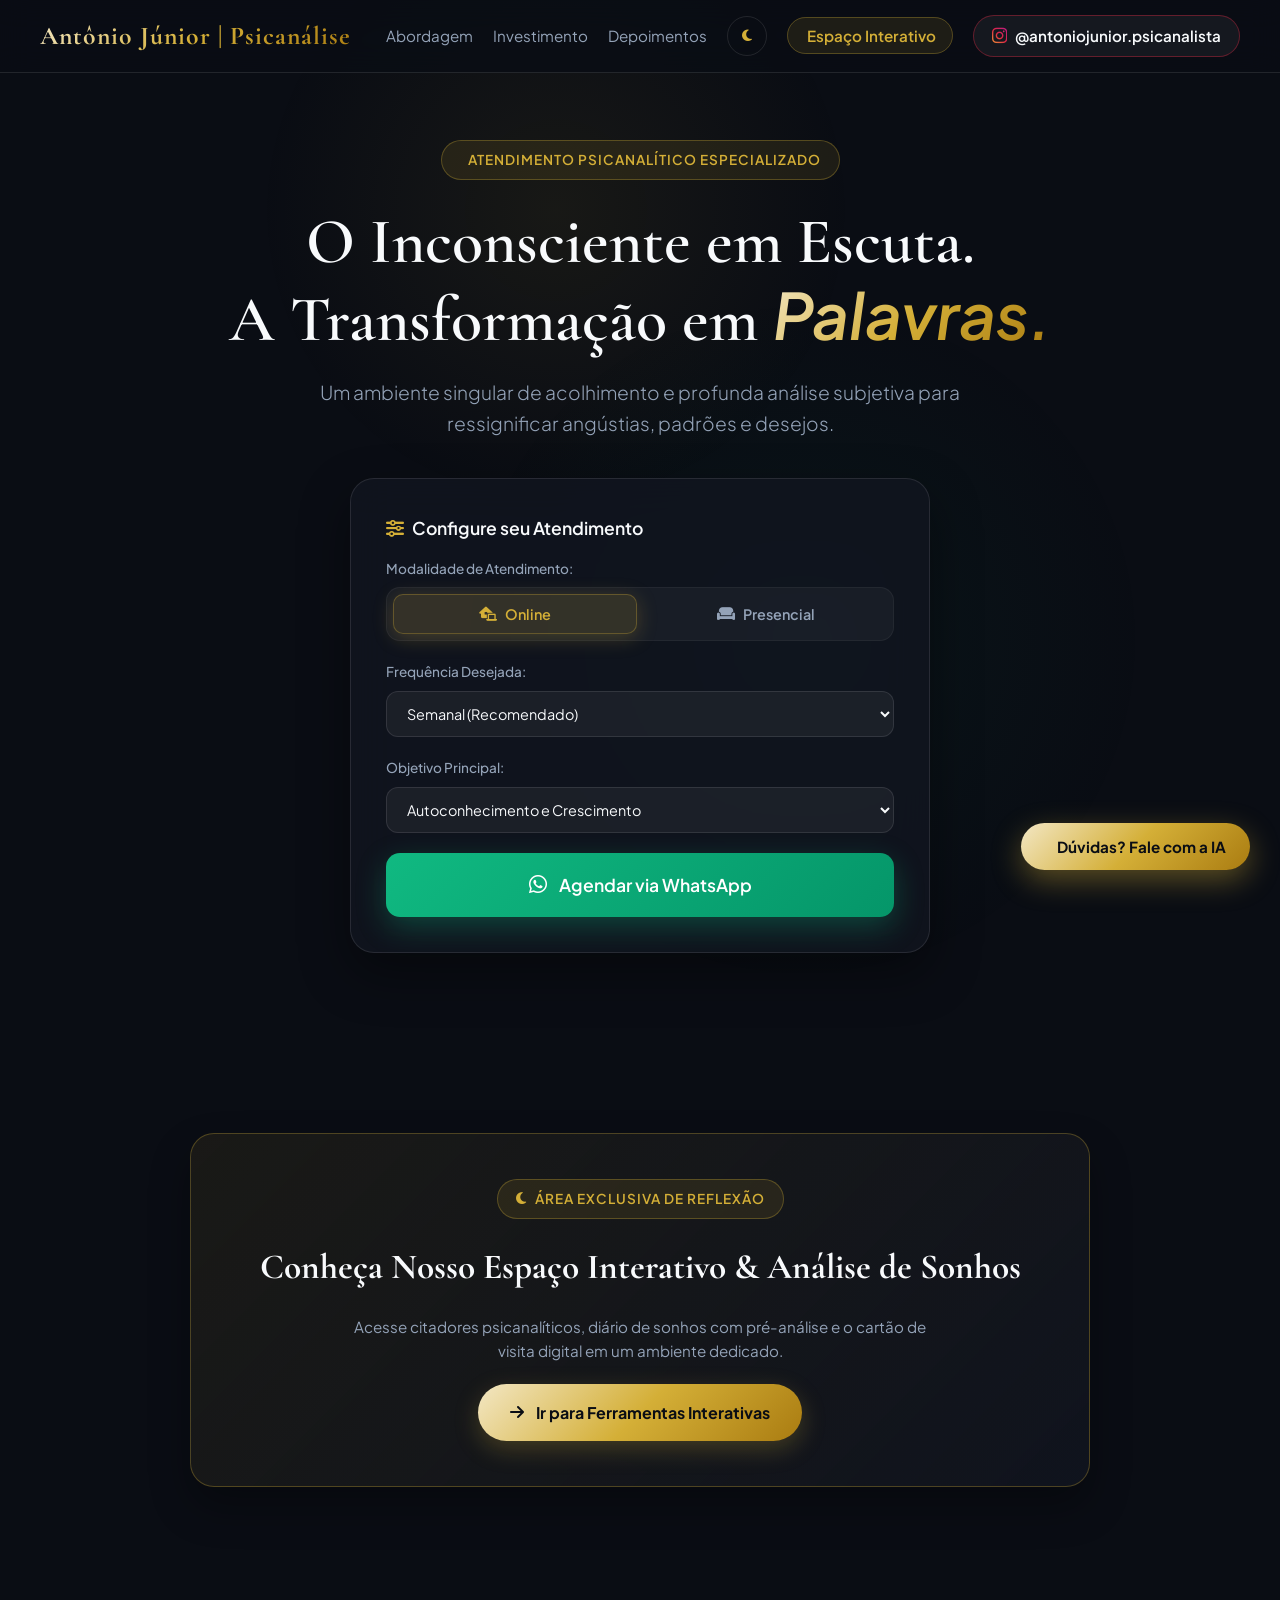
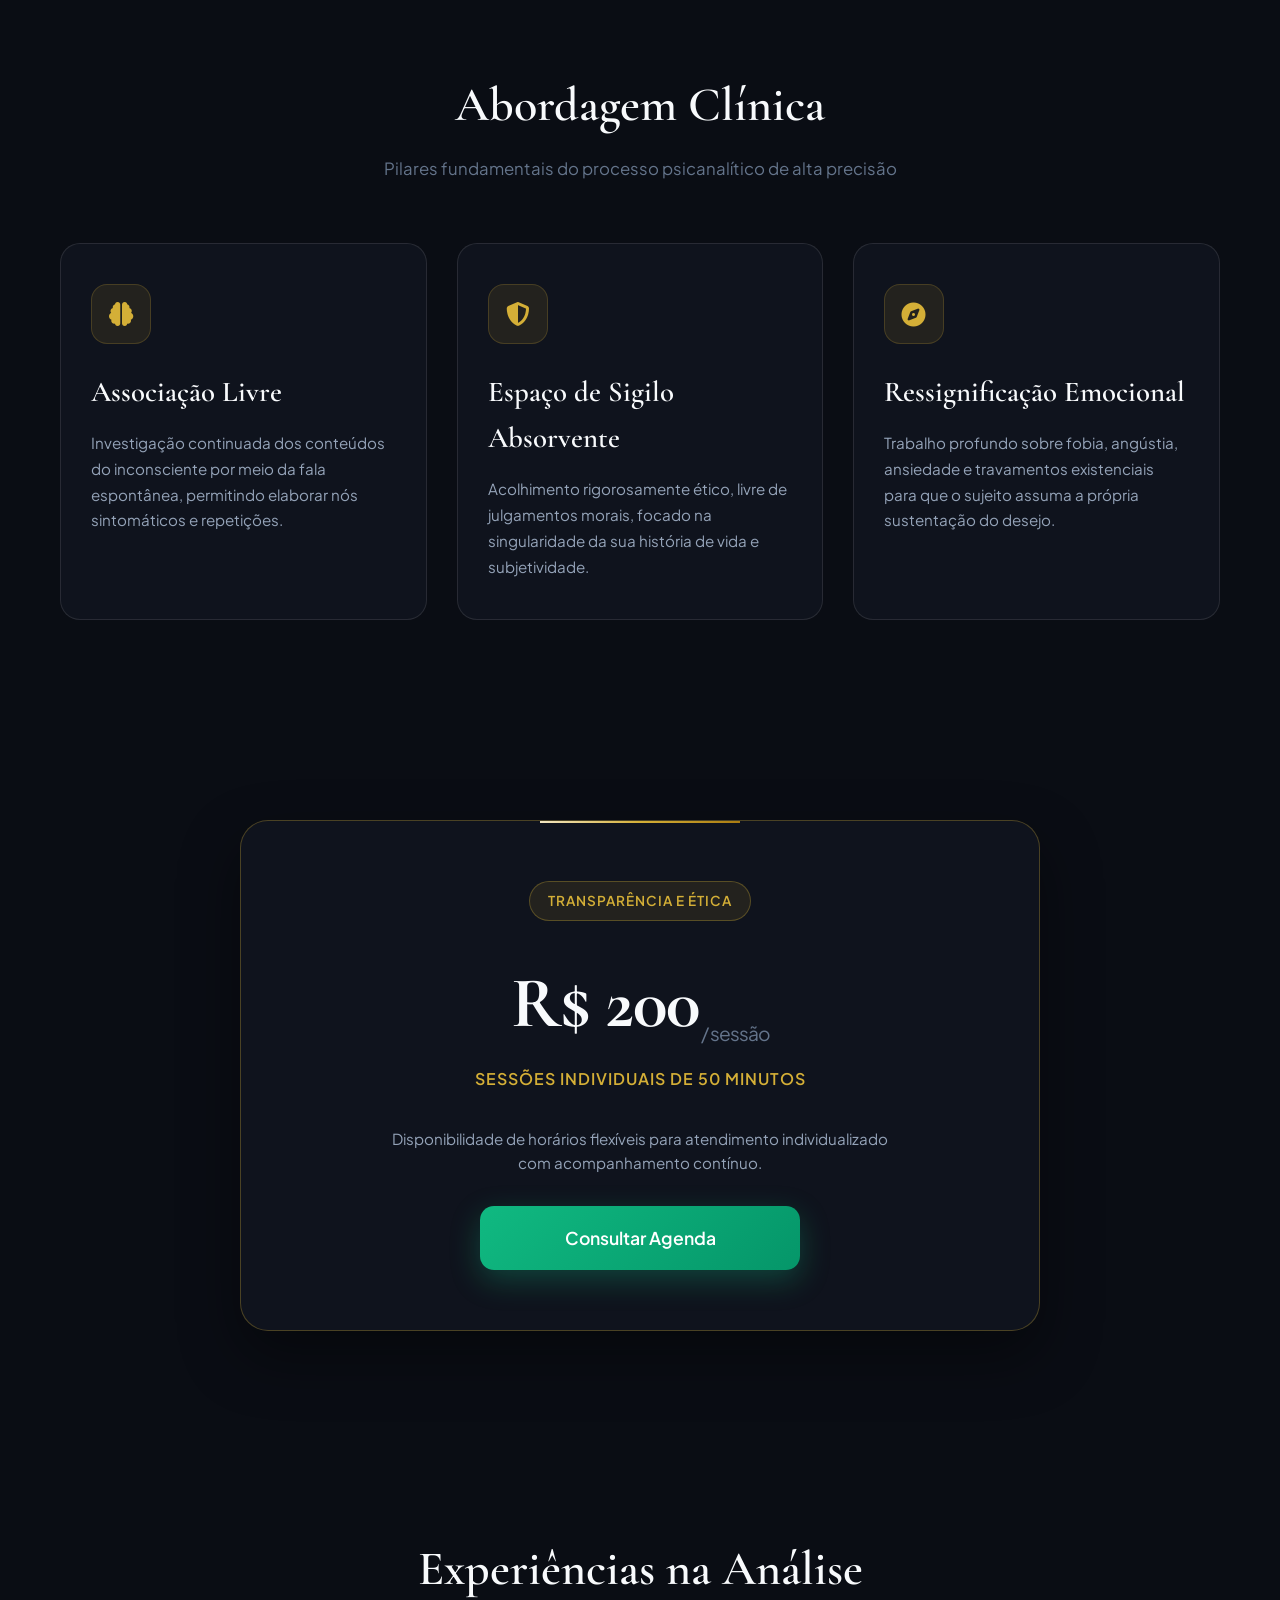
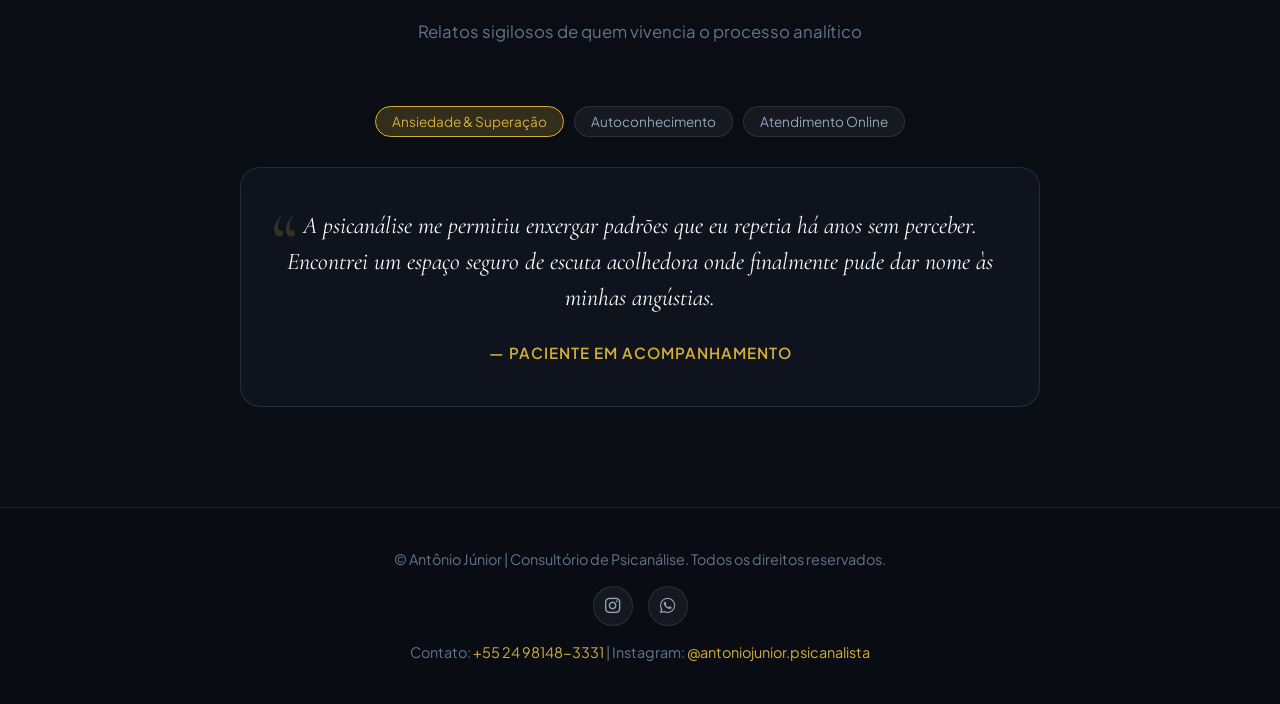
<file: index.html>
<!DOCTYPE html>
<html lang="pt-BR">
<head>
    <meta charset="UTF-8">
    <meta name="viewport" content="width=device-width, initial-scale=1.0">
    <title>Consultório de Psicanálise | Antônio Júnior</title>
    
    <!-- Google Fonts & Font Awesome Icons -->
    <link rel="preconnect" href="https://fonts.googleapis.com">
    <link rel="preconnect" href="https://fonts.gstatic.com" crossorigin>
    <link href="https://fonts.googleapis.com/css2?family=Cormorant+Garamond:ital,wght@0,400;0,600;0,700;1,400&family=Plus+Jakarta+Sans:wght@300;400;500;600;700&display=swap" rel="stylesheet">
    <link rel="stylesheet" href="https://cdnjs.cloudflare.com/ajax/libs/font-awesome/6.5.1/css/all.min.css">

    <style>
        :root {
            --bg-dark: #0A0D14;
            --bg-card: rgba(18, 22, 33, 0.75);
            --bg-card-hover: rgba(26, 32, 48, 0.85);
            --accent-gold: #D4AF37;
            --accent-gold-glow: rgba(212, 175, 55, 0.25);
            --accent-emerald: #10B981;
            --text-primary: #F8FAFC;
            --text-secondary: #94A3B8;
            --text-muted: #64748B;
            --border-glow: rgba(255, 255, 255, 0.08);
            --gradient-gold: linear-gradient(135deg, #F3E7C4 0%, #D4AF37 50%, #AA7C11 100%);
            --gradient-emerald: linear-gradient(135deg, #10B981 0%, #059669 100%);
            --gradient-instagram: linear-gradient(45deg, #f09433 0%, #e6683c 25%, #dc2743 50%, #cc2366 75%, #bc1888 100%);
            --glass-border: 1px solid rgba(255, 255, 255, 0.1);
        }

        /* Tema Claro Opcional */
        body.light-theme {
            --bg-dark: #F8FAFC;
            --bg-card: rgba(255, 255, 255, 0.85);
            --bg-card-hover: rgba(241, 245, 249, 0.95);
            --text-primary: #0F172A;
            --text-secondary: #475569;
            --text-muted: #64748B;
            --border-glow: rgba(0, 0, 0, 0.08);
            --glass-border: 1px solid rgba(0, 0, 0, 0.1);
        }

        * {
            margin: 0;
            padding: 0;
            box-sizing: border-box;
            font-family: 'Plus Jakarta Sans', sans-serif;
            scroll-behavior: smooth;
        }

        body {
            background-color: var(--bg-dark);
            color: var(--text-primary);
            line-height: 1.6;
            overflow-x: hidden;
            position: relative;
            transition: background-color 0.4s ease, color 0.4s ease;
        }

        /* Ambient Glow Background Effects */
        body::before {
            content: '';
            position: fixed;
            top: -10%;
            left: 20%;
            width: 600px;
            height: 600px;
            background: radial-gradient(circle, rgba(212, 175, 55, 0.07) 0%, rgba(0, 0, 0, 0) 70%);
            pointer-events: none;
            z-index: 0;
        }

        body::after {
            content: '';
            position: fixed;
            bottom: -10%;
            right: 10%;
            width: 700px;
            height: 700px;
            background: radial-gradient(circle, rgba(16, 185, 129, 0.05) 0%, rgba(0, 0, 0, 0) 70%);
            pointer-events: none;
            z-index: 0;
        }

        /* Top Navigation */
        nav {
            position: fixed;
            top: 0;
            width: 100%;
            padding: 15px 40px;
            display: flex;
            justify-content: space-between;
            align-items: center;
            background: rgba(10, 13, 20, 0.85);
            backdrop-filter: blur(15px);
            z-index: 100;
            border-bottom: var(--glass-border);
        }

        body.light-theme nav {
            background: rgba(248, 250, 252, 0.85);
        }

        .brand-container {
            display: flex;
            align-items: center;
            gap: 12px;
            text-decoration: none;
        }

        .brand-logo-text {
            font-family: 'Cormorant Garamond', serif;
            font-size: 1.6rem;
            font-weight: 700;
            letter-spacing: 1px;
            background: var(--gradient-gold);
            -webkit-background-clip: text;
            -webkit-text-fill-color: transparent;
        }

        .nav-links {
            display: flex;
            align-items: center;
            gap: 20px;
            list-style: none;
        }

        .nav-links a {
            color: var(--text-secondary);
            text-decoration: none;
            font-size: 0.95rem;
            transition: color 0.3s;
        }

        .nav-links a:hover {
            color: var(--accent-gold);
        }

        .theme-toggle-btn {
            background: transparent;
            border: var(--glass-border);
            color: var(--accent-gold);
            width: 40px;
            height: 40px;
            border-radius: 50%;
            cursor: pointer;
            display: flex;
            align-items: center;
            justify-content: center;
            transition: all 0.3s ease;
        }

        .theme-toggle-btn:hover {
            background: rgba(212, 175, 55, 0.1);
            transform: rotate(15deg);
        }

        .nav-page-btn {
            background: rgba(212, 175, 55, 0.1);
            border: 1px solid rgba(212, 175, 55, 0.3) !important;
            color: var(--accent-gold) !important;
            padding: 8px 16px;
            border-radius: 50px;
            font-weight: 600;
            transition: all 0.3s ease !important;
        }

        .nav-page-btn:hover {
            background: var(--accent-gold);
            color: #0A0D14 !important;
            box-shadow: 0 4px 15px var(--accent-gold-glow);
        }

        .nav-instagram-btn {
            display: flex;
            align-items: center;
            gap: 8px;
            padding: 8px 18px;
            border-radius: 50px;
            background: rgba(255, 255, 255, 0.05);
            border: 1px solid rgba(220, 39, 67, 0.4);
            color: var(--text-primary) !important;
            font-weight: 600;
            transition: all 0.3s ease !important;
        }

        .nav-instagram-btn i {
            background: var(--gradient-instagram);
            -webkit-background-clip: text;
            -webkit-text-fill-color: transparent;
            font-size: 1.1rem;
        }

        .nav-instagram-btn:hover {
            background: var(--gradient-instagram);
            border-color: transparent;
            color: #FFFFFF !important;
            box-shadow: 0 4px 15px rgba(220, 39, 67, 0.4);
        }

        .nav-instagram-btn:hover i {
            -webkit-text-fill-color: #FFFFFF;
        }

        /* Hero / Tela Inicial Premium */
        .hero-section {
            min-height: 100vh;
            padding: 140px 20px 80px;
            display: flex;
            flex-direction: column;
            justify-content: center;
            align-items: center;
            text-align: center;
            position: relative;
            z-index: 1;
        }

        .badge {
            display: inline-flex;
            align-items: center;
            gap: 8px;
            padding: 8px 18px;
            border-radius: 50px;
            background: rgba(212, 175, 55, 0.1);
            border: 1px solid rgba(212, 175, 55, 0.3);
            color: var(--accent-gold);
            font-size: 0.85rem;
            font-weight: 600;
            letter-spacing: 1px;
            text-transform: uppercase;
            margin-bottom: 25px;
        }

        .hero-title {
            font-family: 'Cormorant Garamond', serif;
            font-size: 4rem;
            font-weight: 600;
            line-height: 1.15;
            max-width: 900px;
            margin-bottom: 20px;
            color: var(--text-primary);
        }

        .hero-title span {
            background: var(--gradient-gold);
            -webkit-background-clip: text;
            -webkit-text-fill-color: transparent;
            font-style: italic;
        }

        .hero-subtitle {
            font-size: 1.2rem;
            color: var(--text-secondary);
            max-width: 650px;
            margin-bottom: 40px;
            font-weight: 300;
        }

        /* Preference Panel Box (Ampliado e Interativo) */
        .preference-box {
            background: var(--bg-card);
            border: var(--glass-border);
            backdrop-filter: blur(20px);
            padding: 35px;
            border-radius: 24px;
            max-width: 580px;
            width: 100%;
            box-shadow: 0 20px 50px rgba(0, 0, 0, 0.4);
            position: relative;
            text-align: left;
        }

        .preference-box h3 {
            font-size: 1.1rem;
            font-weight: 600;
            color: var(--text-primary);
            margin-bottom: 15px;
            display: flex;
            align-items: center;
            gap: 8px;
        }

        .pref-group {
            margin-bottom: 20px;
        }

        .pref-group label {
            display: block;
            font-size: 0.85rem;
            color: var(--text-secondary);
            margin-bottom: 8px;
            font-weight: 500;
        }

        .pref-toggle-container {
            display: flex;
            background: rgba(255, 255, 255, 0.04);
            padding: 6px;
            border-radius: 14px;
            border: 1px solid rgba(255, 255, 255, 0.05);
            gap: 8px;
        }

        .pref-toggle-btn {
            flex: 1;
            padding: 10px 14px;
            border: none;
            background: transparent;
            color: var(--text-secondary);
            border-radius: 10px;
            font-weight: 600;
            font-size: 0.9rem;
            cursor: pointer;
            transition: all 0.3s ease;
            display: flex;
            align-items: center;
            justify-content: center;
            gap: 8px;
        }

        .pref-toggle-btn.active {
            background: rgba(212, 175, 55, 0.15);
            color: var(--accent-gold);
            border: 1px solid rgba(212, 175, 55, 0.3);
            box-shadow: 0 4px 20px var(--accent-gold-glow);
        }

        .pref-select {
            width: 100%;
            background: rgba(255, 255, 255, 0.05);
            border: 1px solid rgba(255, 255, 255, 0.1);
            color: var(--text-primary);
            padding: 12px 16px;
            border-radius: 12px;
            outline: none;
            font-size: 0.9rem;
            cursor: pointer;
            transition: border-color 0.3s;
        }

        .pref-select option {
            background: #0A0D14;
            color: #FFF;
        }

        .pref-select:focus {
            border-color: var(--accent-gold);
        }

        .btn-whatsapp-primary {
            display: flex;
            align-items: center;
            justify-content: center;
            gap: 12px;
            width: 100%;
            padding: 18px;
            border-radius: 14px;
            background: var(--gradient-emerald);
            color: #FFFFFF;
            font-size: 1.1rem;
            font-weight: 600;
            text-decoration: none;
            box-shadow: 0 10px 30px rgba(16, 185, 129, 0.3);
            transition: all 0.3s ease;
            border: none;
            cursor: pointer;
            margin-top: 10px;
        }

        .btn-whatsapp-primary:hover {
            transform: translateY(-2px);
            box-shadow: 0 15px 35px rgba(16, 185, 129, 0.45);
        }

        /* Section Layouts */
        .section-container {
            max-width: 1200px;
            margin: 0 auto;
            padding: 100px 20px;
            position: relative;
            z-index: 1;
        }

        .section-header {
            text-align: center;
            margin-bottom: 60px;
        }

        .section-header h2 {
            font-family: 'Cormorant Garamond', serif;
            font-size: 3rem;
            font-weight: 600;
            color: var(--text-primary);
            margin-bottom: 12px;
        }

        .section-header p {
            color: var(--text-muted);
            font-size: 1.05rem;
        }

        /* Callout Card para a Segunda Página */
        .tools-callout-card {
            background: linear-gradient(135deg, rgba(212, 175, 55, 0.08) 0%, var(--bg-card) 100%);
            border: 1px solid rgba(212, 175, 55, 0.3);
            border-radius: 24px;
            padding: 45px 35px;
            text-align: center;
            max-width: 900px;
            margin: 0 auto 60px;
            box-shadow: 0 20px 40px rgba(0, 0, 0, 0.3);
            display: flex;
            flex-direction: column;
            align-items: center;
            gap: 20px;
        }

        .btn-page-secondary {
            display: inline-flex;
            align-items: center;
            gap: 12px;
            padding: 16px 32px;
            border-radius: 50px;
            background: var(--gradient-gold);
            color: #0A0D14;
            font-weight: 700;
            font-size: 1rem;
            text-decoration: none;
            box-shadow: 0 8px 25px var(--accent-gold-glow);
            transition: all 0.3s ease;
        }

        .btn-page-secondary:hover {
            transform: translateY(-3px);
            box-shadow: 0 12px 35px rgba(212, 175, 55, 0.5);
        }

        /* Pillars / Cards Grid */
        .grid-3 {
            display: grid;
            grid-template-columns: repeat(auto-fit, minmax(320px, 1fr));
            gap: 30px;
        }

        .feature-card {
            background: var(--bg-card);
            border: var(--glass-border);
            padding: 40px 30px;
            border-radius: 20px;
            transition: all 0.4s cubic-bezier(0.16, 1, 0.3, 1);
            position: relative;
            overflow: hidden;
        }

        .feature-card:hover {
            background: var(--bg-card-hover);
            transform: translateY(-6px);
            border-color: rgba(212, 175, 55, 0.3);
        }

        .icon-box {
            width: 60px;
            height: 60px;
            border-radius: 16px;
            background: rgba(212, 175, 55, 0.1);
            border: 1px solid rgba(212, 175, 55, 0.2);
            display: flex;
            align-items: center;
            justify-content: center;
            font-size: 1.5rem;
            color: var(--accent-gold);
            margin-bottom: 25px;
        }

        .feature-card h3 {
            font-family: 'Cormorant Garamond', serif;
            font-size: 1.8rem;
            font-weight: 600;
            margin-bottom: 15px;
            color: var(--text-primary);
        }

        .feature-card p {
            color: var(--text-secondary);
            font-size: 0.95rem;
            line-height: 1.7;
        }

        /* Premium Investment / Fee Box */
        .price-card {
            background: var(--bg-card);
            border: 1px solid rgba(212, 175, 55, 0.3);
            border-radius: 28px;
            padding: 60px 40px;
            text-align: center;
            position: relative;
            box-shadow: 0 25px 60px rgba(0, 0, 0, 0.4);
            max-width: 800px;
            margin: 0 auto;
        }

        .price-card::before {
            content: '';
            position: absolute;
            top: 0;
            left: 50%;
            transform: translateX(-50%);
            width: 200px;
            height: 2px;
            background: var(--gradient-gold);
        }

        .price-val {
            font-family: 'Cormorant Garamond', serif;
            font-size: 4.5rem;
            font-weight: 700;
            color: var(--text-primary);
            margin: 15px 0 5px;
            letter-spacing: -1px;
        }

        .price-val sub {
            font-size: 1.2rem;
            color: var(--text-muted);
            font-family: 'Plus Jakarta Sans', sans-serif;
            font-weight: 400;
        }

        .price-details {
            color: var(--accent-gold);
            font-size: 1rem;
            letter-spacing: 1px;
            text-transform: uppercase;
            font-weight: 600;
            margin-bottom: 35px;
        }

        /* Testimonials com Filtro */
        .testimonial-filter {
            display: flex;
            justify-content: center;
            gap: 10px;
            margin-bottom: 30px;
            flex-wrap: wrap;
        }

        .filter-btn {
            background: rgba(255, 255, 255, 0.05);
            border: var(--glass-border);
            color: var(--text-secondary);
            padding: 6px 16px;
            border-radius: 20px;
            font-size: 0.85rem;
            cursor: pointer;
            transition: all 0.3s ease;
        }

        .filter-btn.active, .filter-btn:hover {
            background: rgba(212, 175, 55, 0.2);
            color: var(--accent-gold);
            border-color: var(--accent-gold);
        }

        .testimonial-card {
            background: var(--bg-card);
            border: var(--glass-border);
            border-radius: 20px;
            padding: 40px;
            text-align: center;
            max-width: 800px;
            margin: 0 auto;
            position: relative;
            min-height: 220px;
            display: flex;
            flex-direction: column;
            justify-content: center;
        }

        .quote-mark {
            font-family: 'Cormorant Garamond', serif;
            font-size: 5rem;
            color: rgba(212, 175, 55, 0.2);
            position: absolute;
            top: 10px;
            left: 30px;
        }

        .testimonial-text {
            font-family: 'Cormorant Garamond', serif;
            font-size: 1.5rem;
            font-style: italic;
            color: var(--text-primary);
            margin-bottom: 25px;
            line-height: 1.5;
        }

        .client-name {
            color: var(--accent-gold);
            font-weight: 600;
            font-size: 0.95rem;
            letter-spacing: 1px;
        }

        /* --- INTERACTIVE AI CHATBOT --- */
        .ai-fab {
            position: fixed;
            bottom: 30px;
            right: 30px;
            background: var(--gradient-gold);
            color: #0A0D14;
            padding: 14px 24px;
            border-radius: 50px;
            display: flex;
            align-items: center;
            gap: 12px;
            font-weight: 700;
            font-size: 0.95rem;
            box-shadow: 0 10px 30px rgba(212, 175, 55, 0.4);
            cursor: pointer;
            z-index: 99;
            transition: all 0.3s ease;
            border: none;
        }

        .ai-fab:hover {
            transform: scale(1.05);
            box-shadow: 0 15px 40px rgba(212, 175, 55, 0.6);
        }

        .chat-modal {
            position: fixed;
            bottom: 100px;
            right: 30px;
            width: 380px;
            height: 520px;
            background: #0E121B;
            border: 1px solid rgba(212, 175, 55, 0.3);
            border-radius: 24px;
            box-shadow: 0 25px 60px rgba(0,0,0,0.8);
            display: flex;
            flex-direction: column;
            overflow: hidden;
            z-index: 100;
            opacity: 0;
            transform: translateY(20px) scale(0.95);
            pointer-events: none;
            transition: all 0.3s cubic-bezier(0.16, 1, 0.3, 1);
        }

        .chat-modal.active {
            opacity: 1;
            transform: translateY(0) scale(1);
            pointer-events: all;
        }

        .chat-header {
            background: rgba(18, 22, 33, 0.95);
            padding: 18px 20px;
            border-bottom: var(--glass-border);
            display: flex;
            justify-content: space-between;
            align-items: center;
        }

        .chat-bot-info {
            display: flex;
            align-items: center;
            gap: 12px;
        }

        .avatar {
            width: 38px;
            height: 38px;
            border-radius: 50%;
            background: var(--gradient-gold);
            display: flex;
            align-items: center;
            justify-content: center;
            color: #000;
            font-size: 1.1rem;
        }

        .chat-title h4 {
            font-size: 0.95rem;
            color: #FFF;
        }

        .status {
            font-size: 0.75rem;
            color: var(--accent-emerald);
            display: flex;
            align-items: center;
            gap: 4px;
        }

        .status-dot {
            width: 6px;
            height: 6px;
            background: var(--accent-emerald);
            border-radius: 50%;
        }

        .close-chat {
            background: transparent;
            border: none;
            color: var(--text-muted);
            font-size: 1.2rem;
            cursor: pointer;
            transition: color 0.2s;
        }

        .close-chat:hover {
            color: #FFF;
        }

        .chat-body {
            flex: 1;
            padding: 20px;
            overflow-y: auto;
            display: flex;
            flex-direction: column;
            gap: 14px;
            background: rgba(10, 13, 20, 0.6);
        }

        .msg {
            max-width: 85%;
            padding: 12px 16px;
            border-radius: 16px;
            font-size: 0.88rem;
            line-height: 1.5;
        }

        .msg.bot {
            background: rgba(255, 255, 255, 0.06);
            color: #F8FAFC;
            border-bottom-left-radius: 4px;
            align-self: flex-start;
            border: 1px solid rgba(255, 255, 255, 0.05);
        }

        .msg.user {
            background: var(--gradient-gold);
            color: #0A0D14;
            font-weight: 500;
            border-bottom-right-radius: 4px;
            align-self: flex-end;
        }

        .quick-prompts {
            display: flex;
            flex-wrap: wrap;
            gap: 6px;
            margin-top: 10px;
        }

        .prompt-pill {
            background: rgba(212, 175, 55, 0.1);
            border: 1px solid rgba(212, 175, 55, 0.25);
            color: var(--accent-gold);
            font-size: 0.75rem;
            padding: 6px 12px;
            border-radius: 20px;
            cursor: pointer;
            transition: all 0.2s;
        }

        .prompt-pill:hover {
            background: rgba(212, 175, 55, 0.2);
            border-color: var(--accent-gold);
        }

        .chat-footer {
            padding: 14px;
            background: rgba(18, 22, 33, 0.95);
            border-top: var(--glass-border);
            display: flex;
            gap: 10px;
        }

        .chat-input {
            flex: 1;
            background: rgba(255, 255, 255, 0.05);
            border: 1px solid rgba(255, 255, 255, 0.1);
            border-radius: 12px;
            padding: 10px 14px;
            color: #FFF;
            font-size: 0.88rem;
            outline: none;
        }

        .chat-input:focus {
            border-color: var(--accent-gold);
        }

        .send-btn {
            background: var(--gradient-gold);
            border: none;
            width: 38px;
            height: 38px;
            border-radius: 10px;
            color: #000;
            cursor: pointer;
            display: flex;
            align-items: center;
            justify-content: center;
            font-size: 0.9rem;
            transition: transform 0.2s;
        }

        .send-btn:hover {
            transform: scale(1.05);
        }

        /* Footer Social Links */
        footer {
            border-top: var(--glass-border);
            padding: 40px 20px;
            text-align: center;
            color: var(--text-muted);
            font-size: 0.9rem;
            background: rgba(10, 13, 20, 0.9);
            position: relative;
            z-index: 1;
        }

        body.light-theme footer {
            background: rgba(241, 245, 249, 0.9);
        }

        .footer-socials {
            display: flex;
            justify-content: center;
            gap: 15px;
            margin: 15px 0;
        }

        .footer-socials a {
            width: 40px;
            height: 40px;
            border-radius: 50%;
            background: rgba(255, 255, 255, 0.05);
            border: var(--glass-border);
            display: flex;
            align-items: center;
            justify-content: center;
            color: var(--text-secondary);
            font-size: 1.1rem;
            transition: all 0.3s ease;
            text-decoration: none;
        }

        .footer-socials a:hover {
            color: #FFFFFF;
            background: var(--gradient-instagram);
            transform: translateY(-3px);
        }

        .footer-socials a.wa-hover:hover {
            background: var(--gradient-emerald);
        }

        /* Responsive Mobile Adjustments */
        @media (max-width: 768px) {
            .hero-title {
                font-size: 2.8rem;
            }
            nav {
                padding: 15px 20px;
            }
            .nav-links {
                display: none;
            }
            .chat-modal {
                width: calc(100vw - 40px);
                right: 20px;
                bottom: 90px;
            }
        }
    </style>
</head>
<body>

    <!-- TOP NAVIGATION COM LOGO, LINK INSTAGRAM, TEMA E BOTÃO DA SEGUNDA PÁGINA -->
    <nav>
        <a href="#" class="brand-container">
            <span class="brand-logo-text">Antônio Júnior | Psicanálise</span>
        </a>
        <ul class="nav-links">
            <li><a href="#abordagem">Abordagem</a></li>
            <li><a href="#investimento">Investimento</a></li>
            <li><a href="#depoimentos">Depoimentos</a></li>
            <li>
                <button class="theme-toggle-btn" onclick="toggleTheme()" title="Alternar Tema">
                    <i class="fas fa-moon" id="themeIcon"></i>
                </button>
            </li>
            <li>
                <a href="ferramentas.html" class="nav-page-btn">
                    <i class="fas fa-sparkles"></i> Espaço Interativo
                </a>
            </li>
            <li>
                <a href="https://www.instagram.com/antoniojunior.psicanalista" target="_blank" class="nav-instagram-btn">
                    <i class="fab fa-instagram"></i> @antoniojunior.psicanalista
                </a>
            </li>
        </ul>
    </nav>

    <!-- HERO SECTION (TELA INICIAL COM PAINEL COMPLETO DE PREFERÊNCIAS) -->
    <section class="hero-section">
        <div class="badge">
            <i class="fas fa-sparkles"></i> Atendimento Psicanalítico Especializado
        </div>
        
        <h1 class="hero-title">
            O Inconsciente em Escuta.<br>
            A Transformação em <span>Palavras.</span>
        </h1>
        
        <p class="hero-subtitle">
            Um ambiente singular de acolhimento e profunda análise subjetiva para ressignificar angústias, padrões e desejos.
        </p>

        <!-- PREFERENCE BOX COMPLETA -->
        <div class="preference-box">
            <h3><i class="fas fa-sliders-h" style="color: var(--accent-gold);"></i> Configure seu Atendimento</h3>
            
            <div class="pref-group">
                <label>Modalidade de Atendimento:</label>
                <div class="pref-toggle-container">
                    <button class="pref-toggle-btn active" id="btn-online" onclick="setModalidade('Online')">
                        <i class="fas fa-laptop-house"></i> Online
                    </button>
                    <button class="pref-toggle-btn" id="btn-presencial" onclick="setModalidade('Presencial')">
                        <i class="fas fa-couch"></i> Presencial
                    </button>
                </div>
            </div>

            <div class="pref-group">
                <label for="freqSelect">Frequência Desejada:</label>
                <select id="freqSelect" class="pref-select" onchange="updatePreferences()">
                    <option value="Semanal (Recomendado)">Semanal (Recomendado)</option>
                    <option value="Quinzenal">Quinzenal</option>
                    <option value="A alinhar na primeira sessão">A alinhar na primeira consulta</option>
                </select>
            </div>

            <div class="pref-group">
                <label for="goalSelect">Objetivo Principal:</label>
                <select id="goalSelect" class="pref-select" onchange="updatePreferences()">
                    <option value="Autoconhecimento e Subjetividade">Autoconhecimento e Crescimento</option>
                    <option value="Tratamento de Ansiedade / Angústia">Ansiedade, Stress e Angústia</option>
                    <option value="Conflitos Relacionais e Emocionais">Conflitos Relacionais</option>
                    <option value="Superação de Traumas ou Luto">Traumas ou Luto</option>
                </select>
            </div>

            <a id="btn-wa-dynamic" href="#" target="_blank" class="btn-whatsapp-primary">
                <i class="fab fa-whatsapp" style="font-size: 1.3rem;"></i> Agendar via WhatsApp
            </a>
        </div>
    </section>

    <!-- SEÇÃO DE DESTAQUE DA SEGUNDA PÁGINA (FERRAMENTAS) -->
    <section class="section-container" style="padding-bottom: 20px;">
        <div class="tools-callout-card">
            <div class="badge" style="margin-bottom: 0;">
                <i class="fas fa-moon"></i> Área Exclusiva de Reflexão
            </div>
            <h2 style="font-family: 'Cormorant Garamond', serif; font-size: 2.2rem; color: var(--text-primary);">
                Conheça Nosso Espaço Interativo & Análise de Sonhos
            </h2>
            <p style="color: var(--text-secondary); max-width: 600px; font-size: 0.95rem;">
                Acesse citadores psicanalíticos, diário de sonhos com pré-análise e o cartão de visita digital em um ambiente dedicado.
            </p>
            <a href="ferramentas.html" class="btn-page-secondary">
                <i class="fas fa-arrow-right"></i> Ir para Ferramentas Interativas
            </a>
        </div>
    </section>

    <!-- ABORDAGEM CLÍNICA -->
    <section class="section-container" id="abordagem">
        <div class="section-header">
            <h2>Abordagem Clínica</h2>
            <p>Pilares fundamentais do processo psicanalítico de alta precisão</p>
        </div>

        <div class="grid-3">
            <div class="feature-card">
                <div class="icon-box">
                    <i class="fas fa-brain"></i>
                </div>
                <h3>Associação Livre</h3>
                <p>Investigação continuada dos conteúdos do inconsciente por meio da fala espontânea, permitindo elaborar nós sintomáticos e repetições.</p>
            </div>

            <div class="feature-card">
                <div class="icon-box">
                    <i class="fas fa-shield-halved"></i>
                </div>
                <h3>Espaço de Sigilo Absorvente</h3>
                <p>Acolhimento rigorosamente ético, livre de julgamentos morais, focado na singularidade da sua história de vida e subjetividade.</p>
            </div>

            <div class="feature-card">
                <div class="icon-box">
                    <i class="fas fa-compass"></i>
                </div>
                <h3>Ressignificação Emocional</h3>
                <p>Trabalho profundo sobre fobia, angústia, ansiedade e travamentos existenciais para que o sujeito assuma a própria sustentação do desejo.</p>
            </div>
        </div>
    </section>

    <!-- INVESTIMENTO E SESSÃO -->
    <section class="section-container" id="investimento">
        <div class="price-card">
            <div class="badge" style="margin-bottom: 10px;">Transparência e Ética</div>
            <div class="price-val">R$ 200<sub> / sessão</sub></div>
            <div class="price-details">Sessões Individuais de 50 minutos</div>
            <p style="color: var(--text-secondary); max-width: 500px; margin: 0 auto 30px; font-size: 0.95rem;">
                Disponibilidade de horários flexíveis para atendimento individualizado com acompanhamento contínuo.
            </p>
            <a href="https://wa.me/5524981483331?text=Ol%C3%A1!%20Gostaria%20de%20verificar%20hor%C3%A1rios%20dispon%C3%ADveis%20para%20psican%C3%A1lise." target="_blank" class="btn-whatsapp-primary" style="max-width: 320px; margin: 0 auto;">
                Consultar Agenda
            </a>
        </div>
    </section>

    <!-- DEPOIMENTOS COM PREFERÊNCIA DE FILTRO -->
    <section class="section-container" id="depoimentos">
        <div class="section-header">
            <h2>Experiências na Análise</h2>
            <p>Relatos sigilosos de quem vivencia o processo analítico</p>
        </div>

        <div class="testimonial-filter">
            <button class="filter-btn active" onclick="showTestimonial(0, this)">Ansiedade & Superação</button>
            <button class="filter-btn" onclick="showTestimonial(1, this)">Autoconhecimento</button>
            <button class="filter-btn" onclick="showTestimonial(2, this)">Atendimento Online</button>
        </div>

        <div class="testimonial-card">
            <div class="quote-mark">“</div>
            <p class="testimonial-text" id="testimonialText">
                A psicanálise me permitiu enxergar padrões que eu repetia há anos sem perceber. Encontrei um espaço seguro de escuta acolhedora onde finalmente pude dar nome às minhas angústias.
            </p>
            <div class="client-name" id="testimonialAuthor">— PACIENTE EM ACOMPANHAMENTO</div>
        </div>
    </section>

    <!-- ASSISTENTE IA FLUTUANTE -->
    <button class="ai-fab" onclick="toggleChat()">
        <i class="fas fa-sparkles"></i> Dúvidas? Fale com a IA
    </button>

    <div class="chat-modal" id="chatModal">
        <div class="chat-header">
            <div class="chat-bot-info">
                <div class="avatar"><i class="fas fa-robot"></i></div>
                <div class="chat-title">
                    <h4>Assistente Psicanalítico</h4>
                    <div class="status"><span class="status-dot"></span> Online</div>
                </div>
            </div>
            <button class="close-chat" onclick="toggleChat()"><i class="fas fa-times"></i></button>
        </div>

        <div class="chat-body" id="chatBody">
            <div class="msg bot">
                Olá! Sou o assistente virtual do psicanalista Antônio Júnior. Como posso te ajudar hoje?
                <div class="quick-prompts">
                    <span class="prompt-pill" onclick="sendQuickPrompt('Como funciona a primeira sessão?')">Primeira sessão?</span>
                    <span class="prompt-pill" onclick="sendQuickPrompt('Qual o valor e duração?')">Valor e Duração?</span>
                    <span class="prompt-pill" onclick="sendQuickPrompt('Atende online ou presencial?')">Modalidades?</span>
                    <span class="prompt-pill" onclick="sendQuickPrompt('Qual o seu Instagram?')">Instagram?</span>
                </div>
            </div>
        </div>

        <div class="chat-footer">
            <input type="text" id="userInput" class="chat-input" placeholder="Digite sua pergunta aqui..." onkeypress="handleKeyPress(event)">
            <button class="send-btn" onclick="sendMessage()"><i class="fas fa-paper-plane"></i></button>
        </div>
    </div>

    <!-- FOOTER -->
    <footer>
        <p>&copy; Antônio Júnior | Consultório de Psicanálise. Todos os direitos reservados.</p>
        
        <div class="footer-socials">
            <a href="https://www.instagram.com/antoniojunior.psicanalista" target="_blank" title="Instagram">
                <i class="fab fa-instagram"></i>
            </a>
            <a href="https://wa.me/5524981483331" target="_blank" title="WhatsApp" class="wa-hover">
                <i class="fab fa-whatsapp"></i>
            </a>
        </div>

        <p style="margin-top: 8px;">Contato: <a href="https://wa.me/5524981483331" target="_blank" style="color: var(--accent-gold); text-decoration: none;">+55 24 98148-3331</a> | Instagram: <a href="https://www.instagram.com/antoniojunior.psicanalista" target="_blank" style="color: var(--accent-gold); text-decoration: none;">@antoniojunior.psicanalista</a></p>
    </footer>

    <!-- INTERACTION LOGIC & AI ASSISTANT SCRIPT -->
    <script>
        // Estado de Preferências
        let userPreferences = {
            modalidade: 'Online',
            frequencia: 'Semanal (Recomendado)',
            objetivo: 'Autoconhecimento e Subjetividade'
        };

        function setModalidade(type) {
            userPreferences.modalidade = type;
            document.getElementById('btn-online').classList.remove('active');
            document.getElementById('btn-presencial').classList.remove('active');

            if (type === 'Online') {
                document.getElementById('btn-online').classList.add('active');
            } else {
                document.getElementById('btn-presencial').classList.add('active');
            }
            updatePreferences();
        }

        function updatePreferences() {
            userPreferences.frequencia = document.getElementById('freqSelect').value;
            userPreferences.objetivo = document.getElementById('goalSelect').value;
            
            // Atualiza link dinâmico do WhatsApp com base nas escolhas
            const phone = "5524981483331";
            const text = `Olá! Gostaria de agendar uma consulta de Psicanálise.\n\n*Minhas Preferências:*\n- Modalidade: ${userPreferences.modalidade}\n- Frequência: ${userPreferences.frequencia}\n- Foco Principal: ${userPreferences.objetivo}`;
            const encodedText = encodeURIComponent(text);
            
            document.getElementById('btn-wa-dynamic').href = `https://wa.me/${phone}?text=${encodedText}`;
        }

        // Alternador de Tema Claro / Escuro
        function toggleTheme() {
            document.body.classList.toggle('light-theme');
            const icon = document.getElementById('themeIcon');
            if(document.body.classList.contains('light-theme')) {
                icon.className = 'fas fa-sun';
            } else {
                icon.className = 'fas fa-moon';
            }
        }

        // Sistema de Depoimentos
        const testimonials = [
            {
                text: "A psicanálise me permitiu enxergar padrões que eu repetia há anos sem perceber. Encontrei um espaço seguro de escuta acolhedora onde finalmente pude dar nome às minhas angústias.",
                author: "— PACIENTE EM ACOMPANHAMENTO (FOCO EM ANSIEDADE)"
            },
            {
                text: "Iniciar o processo analítico foi libertador. O Antônio conduz as sessões com uma sensibilidade e ética ímpares, me ajudando a ressignificar decisões de vida.",
                author: "— PACIENTE EM ACOMPANHAMENTO (AUTOCONHECIMENTO)"
            },
            {
                text: "A modalidade online superou todas as minhas expectativas. O acolhimento é profundo e a conveniência de fazer do meu espaço tornou o processo muito consistente.",
                author: "— PACIENTE EM ATENDIMENTO ONLINE"
            }
        ];

        function showTestimonial(index, btn) {
            document.querySelectorAll('.filter-btn').forEach(b => b.classList.remove('active'));
            btn.classList.add('active');
            document.getElementById('testimonialText').innerText = testimonials[index].text;
            document.getElementById('testimonialAuthor').innerText = testimonials[index].author;
        }

        // Lógica do Chatbot IA Flutuante
        function toggleChat() {
            const chatModal = document.getElementById('chatModal');
            chatModal.classList.toggle('active');
        }

        function handleKeyPress(event) {
            if (event.key === 'Enter') {
                sendMessage();
            }
        }

        function sendQuickPrompt(promptText) {
            document.getElementById('userInput').value = promptText;
            sendMessage();
        }

        function sendMessage() {
            const inputField = document.getElementById('userInput');
            const text = inputField.value.trim();
            if (!text) return;

            const chatBody = document.getElementById('chatBody');

            // Mensagem do Usuário
            const userMsg = document.createElement('div');
            userMsg.className = 'msg user';
            userMsg.innerText = text;
            chatBody.appendChild(userMsg);

            inputField.value = '';
            chatBody.scrollTop = chatBody.scrollHeight;

            // Resposta Automática Inteligente
            setTimeout(() => {
                const botMsg = document.createElement('div');
                botMsg.className = 'msg bot';
                botMsg.innerHTML = getBotResponse(text);
                chatBody.appendChild(botMsg);
                chatBody.scrollTop = chatBody.scrollHeight;
            }, 600);
        }

        function getBotResponse(query) {
            const q = query.toLowerCase();
            if (q.includes('primeira') || q.includes('funciona') || q.includes('sessão')) {
                return "A primeira sessão é um momento de escuta inicial e acolhimento. Nela, alinhamos suas demandas subjetivas, tiramos dúvidas e definimos a dinâmica do acompanhamento.";
            } else if (q.includes('valor') || q.includes('preço') || q.includes('duração') || q.includes('quanto')) {
                return "O valor por sessão é de R$ 200, com duração de 50 minutos. As sessões são individuais e personalizadas.";
            } else if (q.includes('online') || q.includes('presencial') || q.includes('modalidade')) {
                return `Atualmente realizamos atendimento tanto Online quanto Presencial. Notamos que você selecionou a modalidade **${userPreferences.modalidade}** nas suas preferências!`;
            } else if (q.includes('instagram') || q.includes('rede') || q.includes('social')) {
                return "Você pode acompanhar publicações e reflexões no Instagram oficial: <a href='https://www.instagram.com/antoniojunior.psicanalista' target='_blank' style='color: var(--accent-gold);'>@antoniojunior.psicanalista</a>.";
            } else {
                return "Agradeço seu contato! Para informações detalhadas sobre horários na agenda, você pode clicar no botão de WhatsApp para falar diretamente conosco.";
            }
        }

        // Inicializar link do WhatsApp com preferências padrão
        window.onload = function() {
            updatePreferences();
        };
    </script>
</body>
</html>
</file>
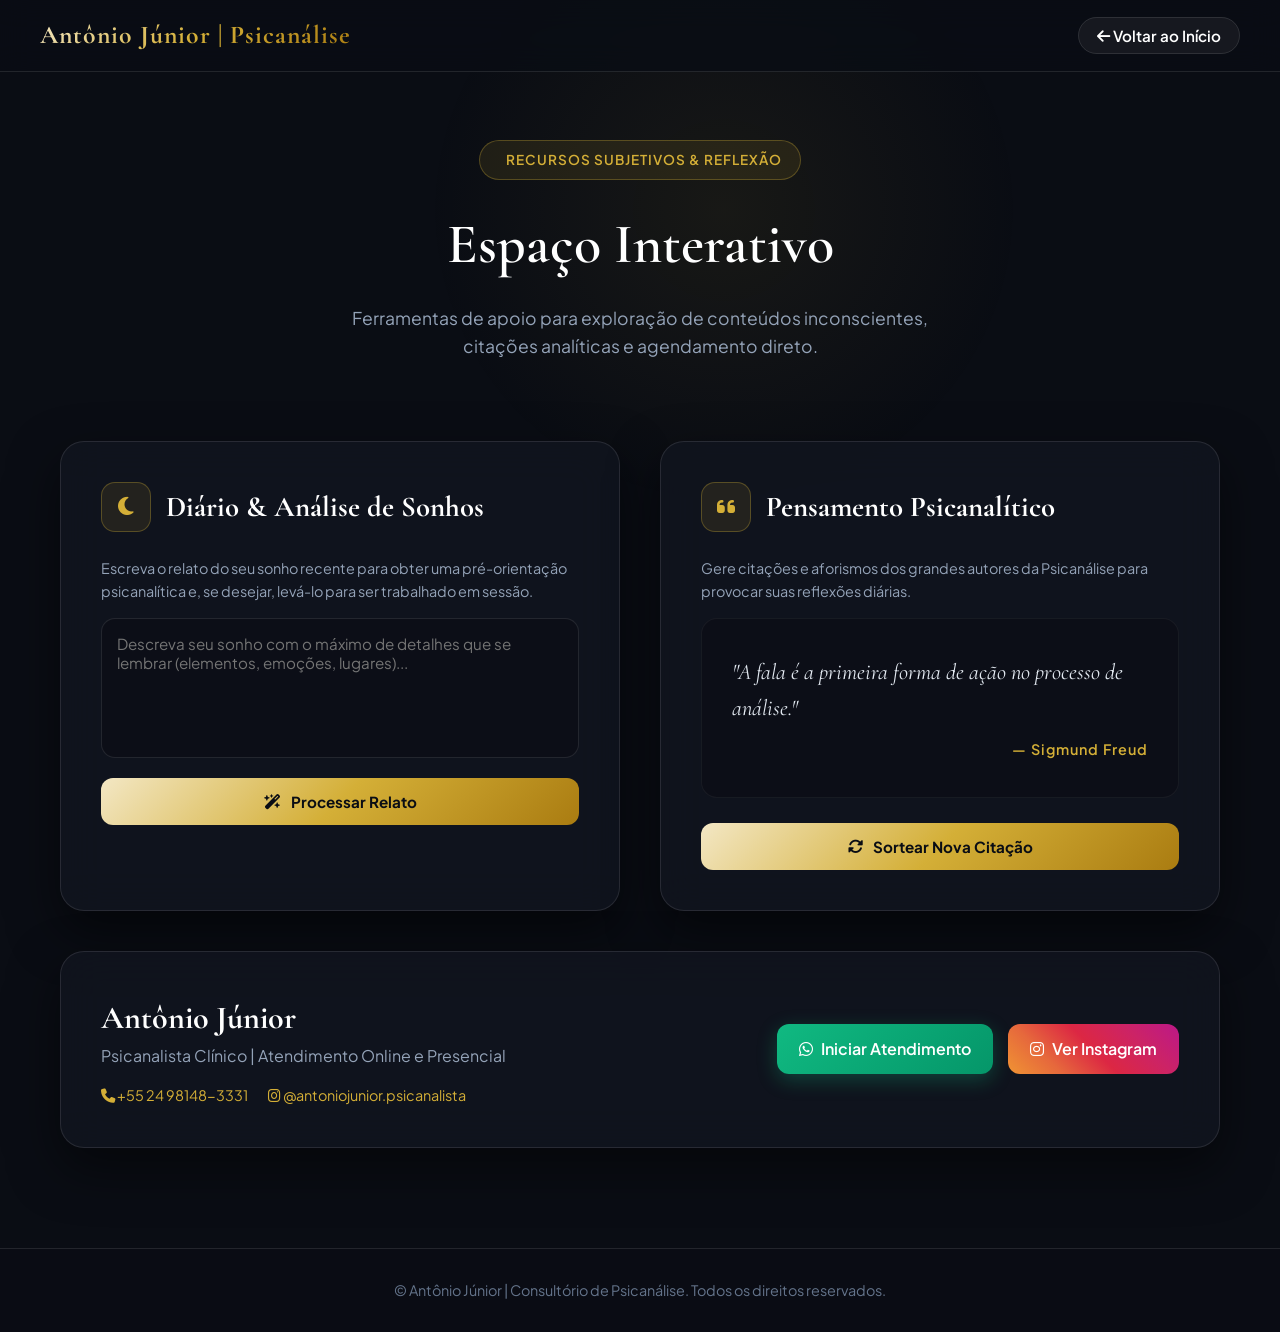
<file: ferramentas.html>
<!DOCTYPE html>
<html lang="pt-BR">
<head>
    <meta charset="UTF-8">
    <meta name="viewport" content="width=device-width, initial-scale=1.0">
    <title>Espaço Interativo & Sonhos | Antônio Júnior</title>
    
    <!-- Google Fonts & Font Awesome Icons -->
    <link rel="preconnect" href="https://fonts.googleapis.com">
    <link rel="preconnect" href="https://fonts.gstatic.com" crossorigin>
    <link href="https://fonts.googleapis.com/css2?family=Cormorant+Garamond:ital,wght@0,400;0,600;0,700;1,400&family=Plus+Jakarta+Sans:wght@300;400;500;600;700&display=swap" rel="stylesheet">
    <link rel="stylesheet" href="https://cdnjs.cloudflare.com/ajax/libs/font-awesome/6.5.1/css/all.min.css">

    <style>
        :root {
            --bg-dark: #0A0D14;
            --bg-card: rgba(18, 22, 33, 0.75);
            --bg-card-hover: rgba(26, 32, 48, 0.85);
            --accent-gold: #D4AF37;
            --accent-gold-glow: rgba(212, 175, 55, 0.25);
            --accent-emerald: #10B981;
            --text-primary: #F8FAFC;
            --text-secondary: #94A3B8;
            --text-muted: #64748B;
            --border-glow: rgba(255, 255, 255, 0.08);
            --gradient-gold: linear-gradient(135deg, #F3E7C4 0%, #D4AF37 50%, #AA7C11 100%);
            --gradient-emerald: linear-gradient(135deg, #10B981 0%, #059669 100%);
            --gradient-instagram: linear-gradient(45deg, #f09433 0%, #e6683c 25%, #dc2743 50%, #cc2366 75%, #bc1888 100%);
            --glass-border: 1px solid rgba(255, 255, 255, 0.1);
        }

        * {
            margin: 0;
            padding: 0;
            box-sizing: border-box;
            font-family: 'Plus Jakarta Sans', sans-serif;
            scroll-behavior: smooth;
        }

        body {
            background-color: var(--bg-dark);
            color: var(--text-primary);
            line-height: 1.6;
            overflow-x: hidden;
            position: relative;
        }

        /* Ambient Glow Background Effects */
        body::before {
            content: '';
            position: fixed;
            top: -10%;
            right: 20%;
            width: 600px;
            height: 600px;
            background: radial-gradient(circle, rgba(212, 175, 55, 0.07) 0%, rgba(0, 0, 0, 0) 70%);
            pointer-events: none;
            z-index: 0;
        }

        /* Top Navigation */
        nav {
            position: fixed;
            top: 0;
            width: 100%;
            padding: 15px 40px;
            display: flex;
            justify-content: space-between;
            align-items: center;
            background: rgba(10, 13, 20, 0.85);
            backdrop-filter: blur(15px);
            z-index: 100;
            border-bottom: var(--glass-border);
        }

        .brand-container {
            display: flex;
            align-items: center;
            gap: 12px;
            text-decoration: none;
        }

        .brand-logo-text {
            font-family: 'Cormorant Garamond', serif;
            font-size: 1.6rem;
            font-weight: 700;
            letter-spacing: 1px;
            background: var(--gradient-gold);
            -webkit-background-clip: text;
            -webkit-text-fill-color: transparent;
        }

        .nav-links {
            display: flex;
            align-items: center;
            gap: 25px;
            list-style: none;
        }

        .nav-links a {
            color: var(--text-secondary);
            text-decoration: none;
            font-size: 0.95rem;
            transition: color 0.3s;
        }

        .nav-links a:hover {
            color: var(--accent-gold);
        }

        .nav-back-btn {
            background: rgba(255, 255, 255, 0.05);
            border: var(--glass-border);
            color: #FFF !important;
            padding: 8px 18px;
            border-radius: 50px;
            font-weight: 600;
            transition: all 0.3s ease;
        }

        .nav-back-btn:hover {
            background: rgba(255, 255, 255, 0.15);
            transform: translateX(-3px);
        }

        /* Hero Header */
        .page-header {
            padding: 140px 20px 60px;
            text-align: center;
            position: relative;
            z-index: 1;
        }

        .badge {
            display: inline-flex;
            align-items: center;
            gap: 8px;
            padding: 8px 18px;
            border-radius: 50px;
            background: rgba(212, 175, 55, 0.1);
            border: 1px solid rgba(212, 175, 55, 0.3);
            color: var(--accent-gold);
            font-size: 0.85rem;
            font-weight: 600;
            letter-spacing: 1px;
            text-transform: uppercase;
            margin-bottom: 20px;
        }

        .page-title {
            font-family: 'Cormorant Garamond', serif;
            font-size: 3.5rem;
            font-weight: 600;
            margin-bottom: 15px;
            color: #FFFFFF;
        }

        .page-subtitle {
            color: var(--text-secondary);
            max-width: 600px;
            margin: 0 auto;
            font-size: 1.1rem;
        }

        /* Layout Grid */
        .tools-grid {
            max-width: 1200px;
            margin: 0 auto;
            padding: 20px 20px 100px;
            display: grid;
            grid-template-columns: 1fr 1fr;
            gap: 40px;
            position: relative;
            z-index: 1;
        }

        .tool-card {
            background: var(--bg-card);
            border: var(--glass-border);
            backdrop-filter: blur(20px);
            border-radius: 24px;
            padding: 40px;
            display: flex;
            flex-direction: column;
            box-shadow: 0 20px 50px rgba(0, 0, 0, 0.5);
        }

        .tool-card.full-width {
            grid-column: 1 / -1;
        }

        .tool-card-header {
            display: flex;
            align-items: center;
            gap: 15px;
            margin-bottom: 25px;
        }

        .tool-icon {
            width: 50px;
            height: 50px;
            border-radius: 14px;
            background: rgba(212, 175, 55, 0.1);
            border: 1px solid rgba(212, 175, 55, 0.3);
            display: flex;
            align-items: center;
            justify-content: center;
            font-size: 1.3rem;
            color: var(--accent-gold);
        }

        .tool-card-header h3 {
            font-family: 'Cormorant Garamond', serif;
            font-size: 1.8rem;
            color: #FFF;
        }

        /* 1. Diário de Sonhos Form */
        .dream-textarea {
            width: 100%;
            height: 140px;
            background: rgba(10, 13, 20, 0.6);
            border: 1px solid rgba(255, 255, 255, 0.1);
            border-radius: 14px;
            padding: 15px;
            color: #FFF;
            font-size: 0.95rem;
            resize: none;
            outline: none;
            margin-bottom: 20px;
            transition: border-color 0.3s;
        }

        .dream-textarea:focus {
            border-color: var(--accent-gold);
        }

        .btn-gold {
            background: var(--gradient-gold);
            color: #0A0D14;
            border: none;
            padding: 14px 24px;
            border-radius: 12px;
            font-weight: 700;
            font-size: 0.95rem;
            cursor: pointer;
            display: inline-flex;
            align-items: center;
            justify-content: center;
            gap: 10px;
            transition: all 0.3s ease;
            text-decoration: none;
        }

        .btn-gold:hover {
            transform: translateY(-2px);
            box-shadow: 0 10px 25px var(--accent-gold-glow);
        }

        .dream-result-box {
            margin-top: 25px;
            padding: 20px;
            background: rgba(212, 175, 55, 0.05);
            border: 1px dashed rgba(212, 175, 55, 0.3);
            border-radius: 14px;
            display: none;
        }

        .dream-result-box h4 {
            color: var(--accent-gold);
            font-size: 1rem;
            margin-bottom: 8px;
        }

        .dream-result-box p {
            color: var(--text-secondary);
            font-size: 0.9rem;
            margin-bottom: 15px;
        }

        /* 2. Citador Psicanalítico */
        .quote-display {
            background: rgba(10, 13, 20, 0.6);
            border: 1px solid rgba(255, 255, 255, 0.05);
            border-radius: 16px;
            padding: 30px;
            min-height: 180px;
            display: flex;
            flex-direction: column;
            justify-content: center;
            margin-bottom: 25px;
            position: relative;
        }

        .quote-content {
            font-family: 'Cormorant Garamond', serif;
            font-size: 1.4rem;
            font-style: italic;
            color: #E2E8F0;
            margin-bottom: 12px;
        }

        .quote-author {
            color: var(--accent-gold);
            font-weight: 600;
            font-size: 0.9rem;
            letter-spacing: 1px;
            text-align: right;
        }

        /* 3. Cartão Digital */
        .vcard-container {
            display: flex;
            align-items: center;
            justify-content: space-between;
            flex-wrap: wrap;
            gap: 30px;
        }

        .vcard-info h4 {
            font-family: 'Cormorant Garamond', serif;
            font-size: 2rem;
            color: #FFF;
        }

        .vcard-info p {
            color: var(--text-secondary);
            margin-bottom: 15px;
        }

        .contact-links {
            display: flex;
            gap: 15px;
            flex-wrap: wrap;
        }

        .btn-wa {
            background: var(--gradient-emerald);
            color: #FFF;
            padding: 12px 22px;
            border-radius: 12px;
            text-decoration: none;
            font-weight: 600;
            display: inline-flex;
            align-items: center;
            gap: 8px;
            box-shadow: 0 6px 20px rgba(16, 185, 129, 0.3);
            transition: transform 0.3s;
        }

        .btn-wa:hover {
            transform: translateY(-2px);
        }

        .btn-insta {
            background: var(--gradient-instagram);
            color: #FFF;
            padding: 12px 22px;
            border-radius: 12px;
            text-decoration: none;
            font-weight: 600;
            display: inline-flex;
            align-items: center;
            gap: 8px;
            transition: transform 0.3s;
        }

        .btn-insta:hover {
            transform: translateY(-2px);
        }

        /* Footer */
        footer {
            border-top: var(--glass-border);
            padding: 30px 20px;
            text-align: center;
            color: var(--text-muted);
            font-size: 0.9rem;
            background: rgba(10, 13, 20, 0.9);
        }

        @media (max-width: 850px) {
            .tools-grid {
                grid-template-columns: 1fr;
            }
            .page-title {
                font-size: 2.8rem;
            }
        }
    </style>
</head>
<body>

    <!-- TOP NAV -->
    <nav>
        <a href="index.html" class="brand-container">
            <span class="brand-logo-text">Antônio Júnior | Psicanálise</span>
        </a>
        <ul class="nav-links">
            <li>
                <a href="index.html" class="nav-back-btn">
                    <i class="fas fa-arrow-left"></i> Voltar ao Início
                </a>
            </li>
        </ul>
    </nav>

    <!-- HEADER -->
    <header class="page-header">
        <div class="badge">
            <i class="fas fa-sparkles"></i> Recursos Subjetivos & Reflexão
        </div>
        <h1 class="page-title">Espaço Interativo</h1>
        <p class="page-subtitle">Ferramentas de apoio para exploração de conteúdos inconscientes, citações analíticas e agendamento direto.</p>
    </header>

    <!-- MAIN TOOLS GRID -->
    <main class="tools-grid">

        <!-- FERRAMENTA 1: REGISTRO E PRÉ-ANÁLISE DE SONHOS -->
        <section class="tool-card">
            <div class="tool-card-header">
                <div class="tool-icon">
                    <i class="fas fa-moon"></i>
                </div>
                <div>
                    <h3>Diário & Análise de Sonhos</h3>
                </div>
            </div>
            <p style="color: var(--text-secondary); font-size: 0.9rem; margin-bottom: 15px;">
                Escreva o relato do seu sonho recente para obter uma pré-orientação psicanalítica e, se desejar, levá-lo para ser trabalhado em sessão.
            </p>

            <textarea id="dreamInput" class="dream-textarea" placeholder="Descreva seu sonho com o máximo de detalhes que se lembrar (elementos, emoções, lugares)..."></textarea>
            
            <button class="btn-gold" onclick="analisarSonho()">
                <i class="fas fa-wand-magic-sparkles"></i> Processar Relato
            </button>

            <div id="dreamResult" class="dream-result-box">
                <h4><i class="fas fa-key"></i> Apontamento Analítico Preliminar:</h4>
                <p id="dreamTextResult"></p>
                <a id="btnSendDreamWA" href="#" target="_blank" class="btn-wa" style="font-size: 0.85rem; width: 100%; justify-content: center;">
                    <i class="fab fa-whatsapp"></i> Enviar este relato para o Psicanalista
                </a>
            </div>
        </section>

        <!-- FERRAMENTA 2: CITADOR PSICANALÍTICO -->
        <section class="tool-card">
            <div class="tool-card-header">
                <div class="tool-icon">
                    <i class="fas fa-quote-left"></i>
                </div>
                <div>
                    <h3>Pensamento Psicanalítico</h3>
                </div>
            </div>
            <p style="color: var(--text-secondary); font-size: 0.9rem; margin-bottom: 15px;">
                Gere citações e aforismos dos grandes autores da Psicanálise para provocar suas reflexões diárias.
            </p>

            <div class="quote-display">
                <p class="quote-content" id="quoteText">"A fala é a primeira forma de ação no processo de análise."</p>
                <p class="quote-author" id="quoteAuthor">— Sigmund Freud</p>
            </div>

            <button class="btn-gold" onclick="novaCitacao()">
                <i class="fas fa-rotate"></i> Sortear Nova Citação
            </button>
        </section>

        <!-- FERRAMENTA 3: CARTÃO DE VISITA DIGITAL -->
        <section class="tool-card full-width">
            <div class="vcard-container">
                <div class="vcard-info">
                    <h4>Antônio Júnior</h4>
                    <p>Psicanalista Clínico | Atendimento Online e Presencial</p>
                    <div style="color: var(--accent-gold); font-size: 0.9rem; display: flex; gap: 20px; flex-wrap: wrap;">
                        <span><i class="fas fa-phone"></i> +55 24 98148-3331</span>
                        <span><i class="fab fa-instagram"></i> @antoniojunior.psicanalista</span>
                    </div>
                </div>

                <div class="contact-links">
                    <a href="https://wa.me/5524981483331?text=Ol%C3%A1!%20Acessei%20seu%20site%20e%20gostaria%20de%20iniciar%20uma%20an%C3%A1lise." target="_blank" class="btn-wa">
                        <i class="fab fa-whatsapp"></i> Iniciar Atendimento
                    </a>
                    <a href="https://www.instagram.com/antoniojunior.psicanalista" target="_blank" class="btn-insta">
                        <i class="fab fa-instagram"></i> Ver Instagram
                    </a>
                </div>
            </div>
        </section>

    </main>

    <!-- FOOTER -->
    <footer>
        <p>&copy; Antônio Júnior | Consultório de Psicanálise. Todos os direitos reservados.</p>
    </footer>

    <!-- INTERACTIVE LOGIC SCRIPT -->
    <script>
        // Citações Psicanalíticas
        const citacoes = [
            { text: "A inteligência é o único meio que possuímos para dominar nossos impulsos.", author: "Sigmund Freud" },
            { text: "A efracção do inconsciente revela que a verdade do sujeito não está onde ele pensa.", author: "Jacques Lacan" },
            { text: "Aquele que olha para fora sonha; aquele que olha para dentro desperta.", author: "Carl Jung" },
            { text: "O inconsciente é estruturado como uma linguagem.", author: "Jacques Lacan" },
            { text: "Sua visão se tornará clara somente quando você puder olhar para o seu próprio coração.", author: "Carl Jung" },
            { text: "Qual a sua responsabilidade na desordem da qual você se queixa?", author: "Sigmund Freud" },
            { text: "Amar é dar o que não se tem a alguém que não o quer.", author: "Jacques Lacan" }
        ];

        function novaCitacao() {
            const randomIndex = Math.floor(Math.random() * citacoes.length);
            const quote = citacoes[randomIndex];
            document.getElementById('quoteText').innerText = `"${quote.text}"`;
            document.getElementById('quoteAuthor').innerText = `— ${quote.author}`;
        }

        // Analisador de Sonhos
        function analisarSonho() {
            const input = document.getElementById('dreamInput').value.trim();
            const resultBox = document.getElementById('dreamResult');
            const resultText = document.getElementById('dreamTextResult');
            const btnWA = document.getElementById('btnSendDreamWA');

            if (!input) {
                alert('Por favor, escreva o relato do seu sonho antes de processar.');
                return;
            }

            resultText.innerHTML = `Na psicanálise, o sonho é a via régia para o inconsciente. Seu relato aponta para conteúdos associativos latentes que merecem ser escutados em sessão individual.`;
            
            const waMsg = encodeURIComponent(`Olá, Antônio! Registrei o seguinte relato de sonho no seu site para analisarmos em sessão:\n\n"${input}"`);
            btnWA.href = `https://wa.me/5524981483331?text=${waMsg}`;

            resultBox.style.display = 'block';
        }
    </script>
</body>
</html>
</file>
